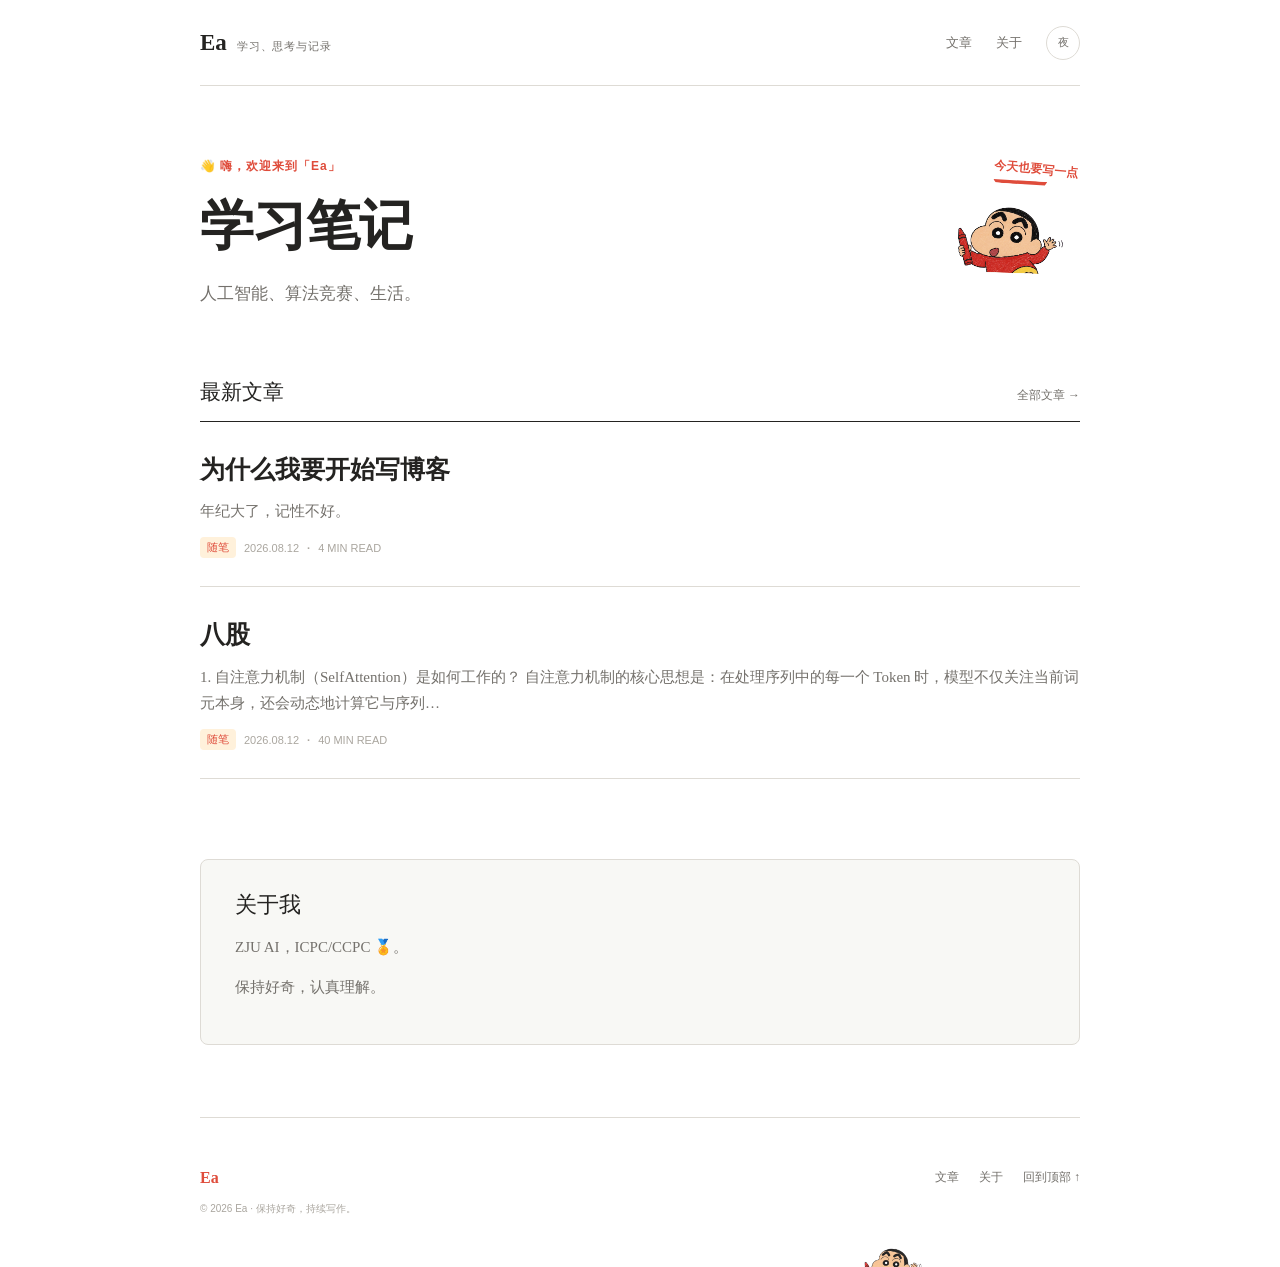
<file: index.html>
<!doctype html>
<html lang="zh-CN">
<head>
  <meta charset="utf-8">
  <meta name="viewport" content="width=device-width,initial-scale=1">
  <title>Ea｜学习笔记</title>
  <meta name="description" content="人工智能、算法竞赛、生活。">
  <meta property="og:title" content="Ea｜学习笔记">
  <meta property="og:image" content="https://ea20030110.github.io/og.png">
  <link rel="icon" href="favicon.svg">
  <link rel="stylesheet" href="styles.css">
</head>
<body id="top">
  <header class="site-header shell">
    <a class="brand" href="index.html"><span class="brand-mark">Ea</span><span class="brand-copy">学习、思考与记录</span></a>
    <nav><a href="notes.html">文章</a><a href="#about">关于</a><button class="theme-toggle" aria-label="切换颜色模式">夜</button></nav>
  </header>
  <main>
    <section class="welcome shell">
      <div class="welcome-copy">
        <p class="eyebrow">👋 嗨，欢迎来到「Ea」</p>
        <h1>学习笔记</h1>
        <p class="welcome-intro">人工智能、算法竞赛、生活。</p>
      </div>
      <div class="welcome-sticker" aria-hidden="true"><span class="crayon-note">今天也要写一点</span><img src="shinchan-sticker.png" alt=""></div>
    </section>
    <section class="home-list shell">
      <div class="list-heading"><h2>最新文章</h2><a href="notes.html">全部文章 →</a></div>
      <div class="post-list" data-post-list></div>
    </section>
    <section class="about shell" id="about">
      <h2>关于我</h2>
      <p>ZJU AI，ICPC/CCPC 🏅。</p>
      <p>保持好奇，认真理解。</p>
    </section>
  </main>
  <footer class="footer shell">
    <a class="footer-brand" href="index.html"><span>Ea</span></a>
    <div><a href="notes.html">文章</a><a href="#about">关于</a><a href="#top">回到顶部 ↑</a></div>
    <small>© 2026 Ea · 保持好奇，持续写作。</small>
    <img class="footer-shinchan" src="shinchan-sticker.png" alt="" aria-hidden="true">
  </footer>
  <script src="posts.js"></script><script src="script.js"></script>
</body>
</html>
</file>
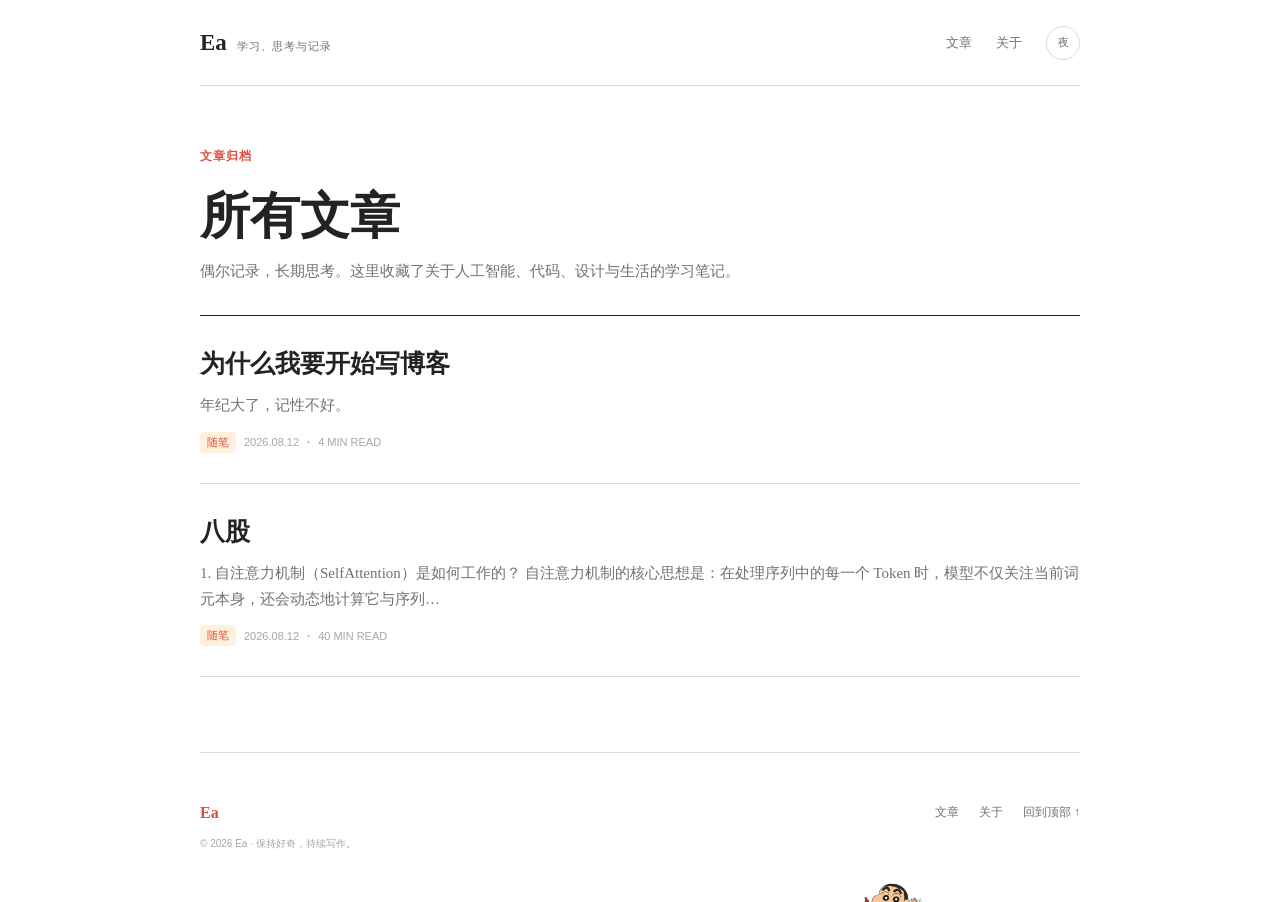
<file: notes.html>
<!doctype html>
<html lang="zh-CN">
<head><meta charset="utf-8"><meta name="viewport" content="width=device-width,initial-scale=1"><title>文章｜Ea</title><meta name="description" content="关于人工智能、代码、设计与生活的全部学习笔记。"><link rel="icon" href="favicon.svg"><link rel="stylesheet" href="styles.css"></head>
<body id="top">
  <header class="site-header shell"><a class="brand" href="index.html"><span class="brand-mark">Ea</span><span class="brand-copy">学习、思考与记录</span></a><nav><a href="notes.html">文章</a><a href="index.html#about">关于</a><button class="theme-toggle" aria-label="切换颜色模式">夜</button></nav></header>
  <main><section class="archive-hero shell"><p class="eyebrow">文章归档</p><h1>所有文章</h1><p>偶尔记录，长期思考。这里收藏了关于人工智能、代码、设计与生活的学习笔记。</p></section><section class="archive shell"><div class="post-list" data-post-list></div></section></main>
  <footer class="footer shell"><a class="footer-brand" href="index.html"><span>Ea</span></a><div><a href="notes.html">文章</a><a href="index.html#about">关于</a><a href="#top">回到顶部 ↑</a></div><small>© 2026 Ea · 保持好奇，持续写作。</small><img class="footer-shinchan" src="shinchan-sticker.png" alt="" aria-hidden="true"></footer>
  <script src="posts.js"></script><script src="script.js"></script>
</body></html>
</file>
<file: styles.css>
:root{--paper:#fff;--soft:#f8f8f5;--ink:#242321;--muted:#74716c;--faint:#aaa69f;--line:#dedbd5;--accent:#df4c3b;--accent-soft:#fff1db;--serif:"Songti SC","STSong","Noto Serif CJK SC",Georgia,serif;--sans:"PingFang SC","Microsoft YaHei","Noto Sans CJK SC",Arial,sans-serif}html[data-theme=dark]{--paper:#1c1c1a;--soft:#252522;--ink:#efede7;--muted:#aaa69f;--faint:#79756f;--line:#44413c;--accent:#f26a55;--accent-soft:#332a22}*{box-sizing:border-box}html{scroll-behavior:smooth}body{margin:0;background:var(--paper);color:var(--ink);font-family:var(--sans);transition:.2s}a{color:inherit;text-decoration:none}button{font:inherit}.shell{width:min(880px,calc(100% - 48px));margin-inline:auto}.site-header{min-height:86px;display:flex;align-items:center;justify-content:space-between;border-bottom:1px solid var(--line)}.brand{display:flex;align-items:baseline;gap:10px}.brand-mark{font:700 23px var(--serif)}.brand-copy{color:var(--muted);font-size:11px;letter-spacing:.08em}nav{display:flex;align-items:center;gap:24px;color:var(--muted);font-size:13px}nav a:hover{color:var(--accent)}.theme-toggle{min-width:34px;height:34px;padding:0 10px;border:1px solid var(--line);border-radius:999px;background:transparent;color:var(--muted);cursor:pointer;font-size:11px}.welcome{display:grid;grid-template-columns:1fr 150px;gap:42px;padding:72px 0 58px}.welcome-copy{align-self:center}.eyebrow{margin:0 0 18px;color:var(--accent);font-size:12px;font-weight:600;letter-spacing:.08em}.welcome h1{margin:0 0 17px;font:650 clamp(36px,6vw,54px)/1.25 var(--serif);letter-spacing:-.02em}.welcome-intro{max-width:610px;margin:0;color:var(--muted);font:17px/1.9 var(--serif)}.welcome-sticker{position:relative;align-self:end;height:150px}.welcome-sticker img{position:absolute;right:-8px;bottom:-19px;width:164px;height:164px;object-fit:contain;filter:saturate(.88);transform:rotate(2deg)}.crayon-note{position:absolute;z-index:2;top:1px;right:2px;color:var(--accent);font:700 12px var(--serif);transform:rotate(5deg)}.crayon-note:after{content:"";display:block;width:54px;height:5px;margin-top:3px;background:var(--accent);clip-path:polygon(0 35%,100% 0,96% 75%,5% 100%)}.home-list{padding:10px 0 80px}.list-heading{display:flex;justify-content:space-between;align-items:baseline;padding-bottom:15px;border-bottom:1px solid var(--ink)}.list-heading h2{margin:0;font:21px var(--serif)}.list-heading a{color:var(--muted);font-size:12px}.post-entry{padding:30px 0 28px;border-bottom:1px solid var(--line)}.post-entry h2,.post-entry h3{margin:0 0 10px;font:650 25px/1.45 var(--serif)}.post-entry h2 a:hover,.post-entry h3 a:hover{color:var(--accent)}.post-excerpt{margin:0 0 13px;color:var(--muted);font:15px/1.75 var(--serif)}.post-meta{display:flex;flex-wrap:wrap;align-items:center;gap:8px;margin:0;color:var(--faint);font-size:11px}.post-meta span{padding:3px 7px;border-radius:4px;background:var(--accent-soft);color:var(--accent)}.about{margin-bottom:72px;padding:30px 34px;border:1px solid var(--line);border-radius:8px;background:var(--soft)}.about h2{margin:0 0 14px;font:22px var(--serif)}.about p{margin:0 0 12px;color:var(--muted);font:15px/1.85 var(--serif)}.footer{position:relative;min-height:150px;display:grid;grid-template-columns:1fr auto;align-content:center;gap:15px 28px;border-top:1px solid var(--line);overflow:hidden}.footer-brand{font-family:var(--serif);font-weight:700}.footer-brand span{color:var(--accent)}.footer div{display:flex;gap:20px;color:var(--muted);font-size:12px}.footer small{grid-column:1/-1;color:var(--faint);font-size:10px}.footer-shinchan{position:absolute;right:145px;bottom:-47px;width:88px;opacity:.92;transform:rotate(-3deg)}.archive-hero{padding:62px 0 34px;border-bottom:1px solid var(--ink)}.archive-hero h1{margin:0 0 12px;font:700 clamp(36px,6vw,50px) var(--serif)}.archive-hero>p:last-child{margin:0;color:var(--muted);font:15px var(--serif)}.archive{padding-bottom:75px}.archive .post-entry{padding:30px 0}.article{max-width:760px}.article-head{padding:45px 0 42px;border-bottom:1px solid var(--line)}.back{display:inline-block;margin-bottom:40px;color:var(--muted);font-size:12px}.article-head h1{margin:18px 0;font:650 clamp(37px,7vw,56px)/1.3 var(--serif);letter-spacing:-.025em}.article-head>p:last-child{margin:0;color:var(--muted);font:17px/1.85 var(--serif)}.article-body{padding:58px 0 30px}.article-body section{margin-bottom:44px}.article-body h2{margin:0 0 18px;font:27px/1.4 var(--serif)}.article-body p{margin:0 0 22px;font:17px/2 var(--serif);text-align:justify}.article-body blockquote{margin:42px 0;padding:24px 28px;border-left:3px solid var(--accent);background:var(--soft);font:20px/1.75 var(--serif)}.article-finish{position:relative;min-height:145px;display:flex;align-items:center;margin-top:8px;padding:28px 150px 28px 28px;border:1px solid var(--line);border-radius:8px;background:var(--soft);overflow:hidden}.article-finish p{margin:0;color:var(--muted);font:15px/1.8 var(--serif)}.article-finish strong{color:var(--ink)}.article-finish img{position:absolute;right:4px;bottom:-39px;width:150px;transform:rotate(3deg)}.next{padding:38px 0 65px;margin-top:38px;border-top:1px solid var(--ink)}.next p{margin:0 0 12px;color:var(--faint);font-size:11px}.next a{display:flex;justify-content:space-between;gap:18px;font:22px var(--serif)}.next a span{color:var(--accent);font:11px var(--sans)}@media(max-width:640px){.shell{width:min(100% - 32px,560px)}.site-header{min-height:72px}.brand-copy{display:none}nav{gap:17px}.welcome{grid-template-columns:1fr 94px;gap:8px;padding:48px 0 38px}.welcome h1{font-size:35px}.welcome-intro{font-size:15px}.welcome-sticker{height:100px}.welcome-sticker img{right:-22px;bottom:-13px;width:124px;height:124px}.crayon-note{display:none}.post-entry{padding:25px 0}.post-entry h2,.post-entry h3{font-size:22px}.about{padding:25px 22px}.footer-shinchan{display:none}.article-head{padding-top:35px}.article-body{padding-top:45px}.article-body p{font-size:16px;text-align:left}.article-body blockquote{padding:22px;font-size:18px}.article-finish{min-height:126px;padding:22px 110px 22px 20px}.article-finish img{right:-12px;width:125px}.next a{font-size:19px}}
</file>
